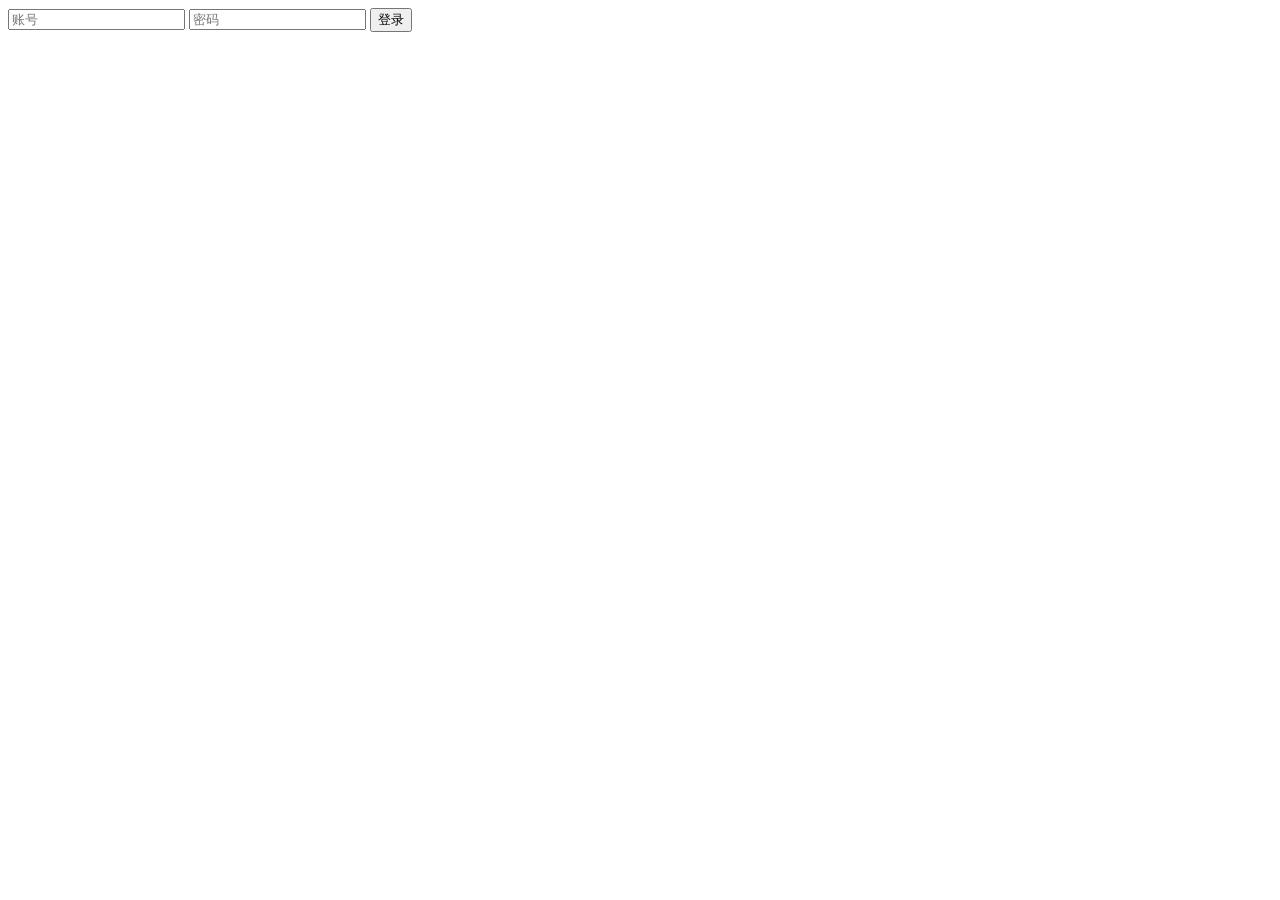
<file: sign/index.html>
<!doctype html>
<html lang="en">
<head>
    <meta charset="UTF-8">
    <meta name="viewport"
          content="width=device-width, user-scalable=no, initial-scale=1.0, maximum-scale=1.0, minimum-scale=1.0">
    <meta http-equiv="X-UA-Compatible" content="ie=edge">
    <title>Document</title>
</head>
<body>
<form action="sign.php" method="post">
    <input type="text" name="user" placeholder="账号">
    <input type="password" name="pass" placeholder="密码">
    <input type="submit" value="登录">
</form>
</body>
</html>
</file>
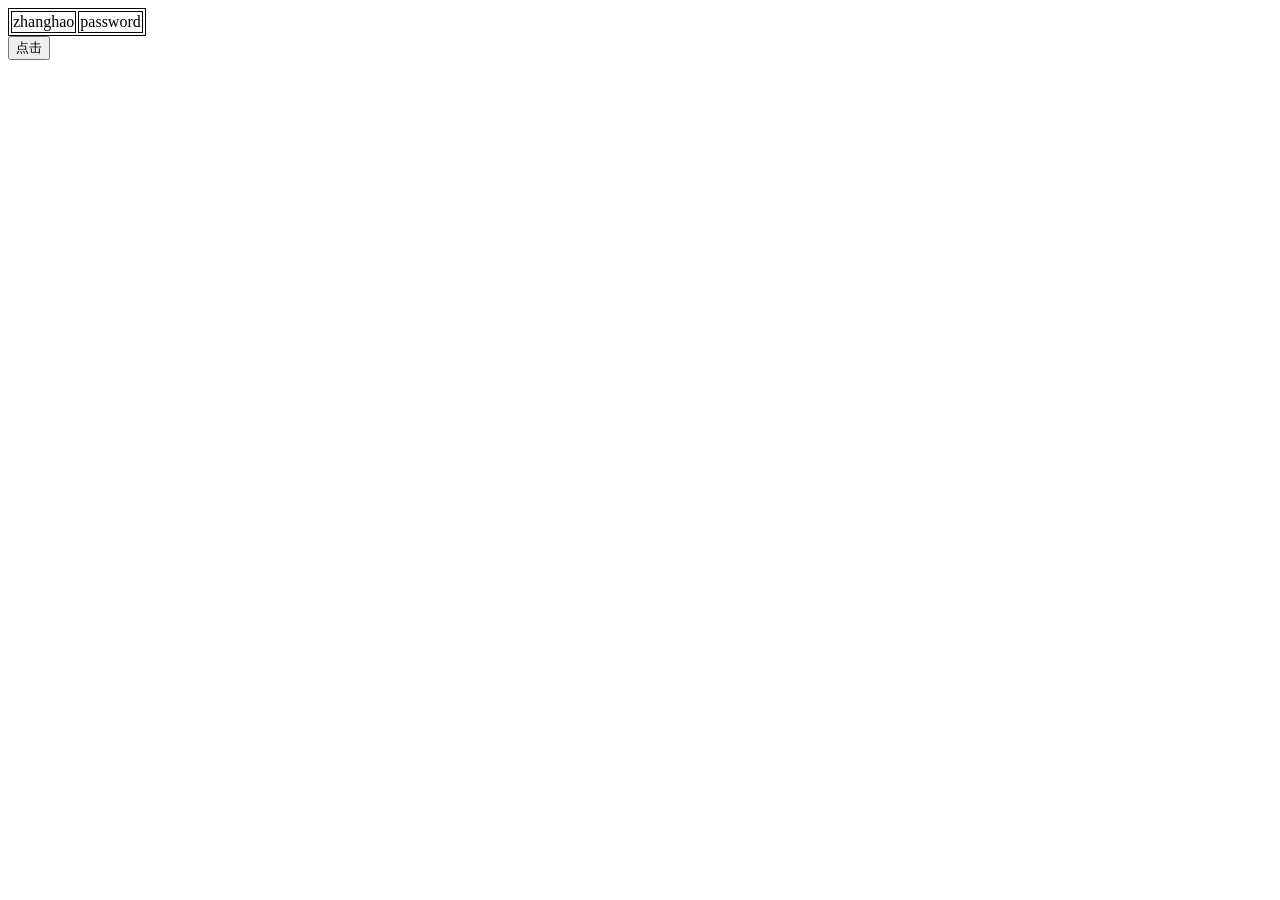
<file: AJAX/ajax.html>
<!DOCTYPE html>
<html lang="en">
<head>
    <meta charset="UTF-8">
    <title>Title</title>
    <script src="jquery.min.js"></script>
    <style>
        td{
            border: 1px solid black;
        }
    </style>
</head>
<body>
<table style="border: 1px solid black">
    <tr>
        <td>zhanghao</td>
        <td>password</td>
    </tr>
</table>
    <button>点击</button>
</body>
</html>
<script>
    $("button").click(function () {
        $.ajax({
            type:"post",
            url:"../AJAX/admin/check.php",
            data:{
                "zhanghao":"111111",
                "password":"111111"
            },
            dataType:"json",
            success:function (res) {
                for (let i=0;i<res.length;i++){
                    $("table").append("<tr>"+"<td>"+res[i][1]+"</td>"+"<td>"+res[i][2]+"</td>"+"</tr>")
                }
            }
        })
    })
</script>
</file>
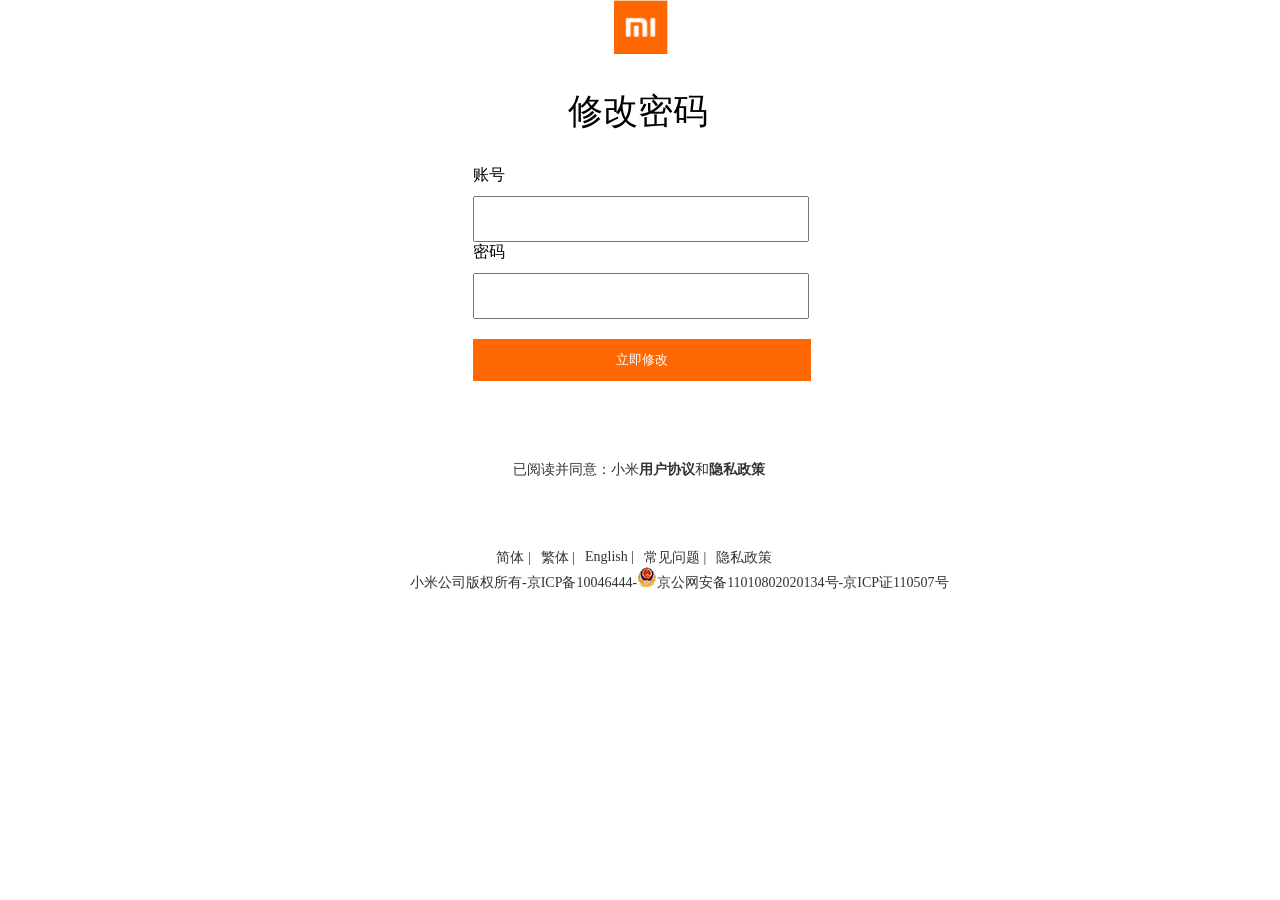
<file: mi/forget.html>
<!DOCTYPE html>
<html lang="en">
<head>
    <meta charset="UTF-8">
    <title>Title</title>
    <link rel="stylesheet" href="forget.css">
</head>
<body>
<div class="wra">
    <div class="wraa"><img src="img/mi.png" alt=""></div>
    <div class="wrab">修改密码</div>
    <div class="wrac">
        <form action="update.php" method="post" class="myform">
            <div class="w1">账号</div>
            <div class="w2"><input type="text" name="user" id="username"></div>
            <div class="w3">密码</div>
            <div class="w4"><input type="text" name="pass" id="password"></div>
            <div class="w5"><input type="button" value="立即修改" onclick="check()"></div>
        </form>
        <div class="w6">已阅读并同意：小米<a>用户协议</a>和<a>隐私政策</a></div>
    </div>

</div>
<div class="wrad">
    <div class="nf">
        <ul>
            <li><a>简体</a>&nbsp;|</li>
            <li><a>繁体</a>&nbsp;|</li>
            <li><a>English</a>&nbsp;|</li>
            <li><a>常见问题</a>&nbsp;|</li>
            <li><a>隐私政策</a></li>
        </ul>
    </div>
    <div class="ng">
        <p>小米公司版权所有-京ICP备10046444-<img src="img/ghs.png"><a href="#">京公网安备11010802020134号</a>-京ICP证110507号</p>
    </div>
</div>
</body>
</html>
<script>
    "use strict";
    function check(){
        let user=document.querySelector("#username").value;
        let pass=document.querySelector("#password").value;
        if(user!=="" && pass!=="" && user.length>=5 && user.length<13 && user.indexOf(".")<0 &&
            escape(user).indexOf("%u")==-1){
            if(pass.length>5 && pass.length<16 && escape(pass).indexOf("%u")==-1){
                document.querySelector(".myform").submit();

            }else{
                alert("密码错误，请重新输入！")
                history.go(0);
            }
        }else{
            alert("账号含有非法字符！");
            history.go(0);
        }
    }
</script>
</file>
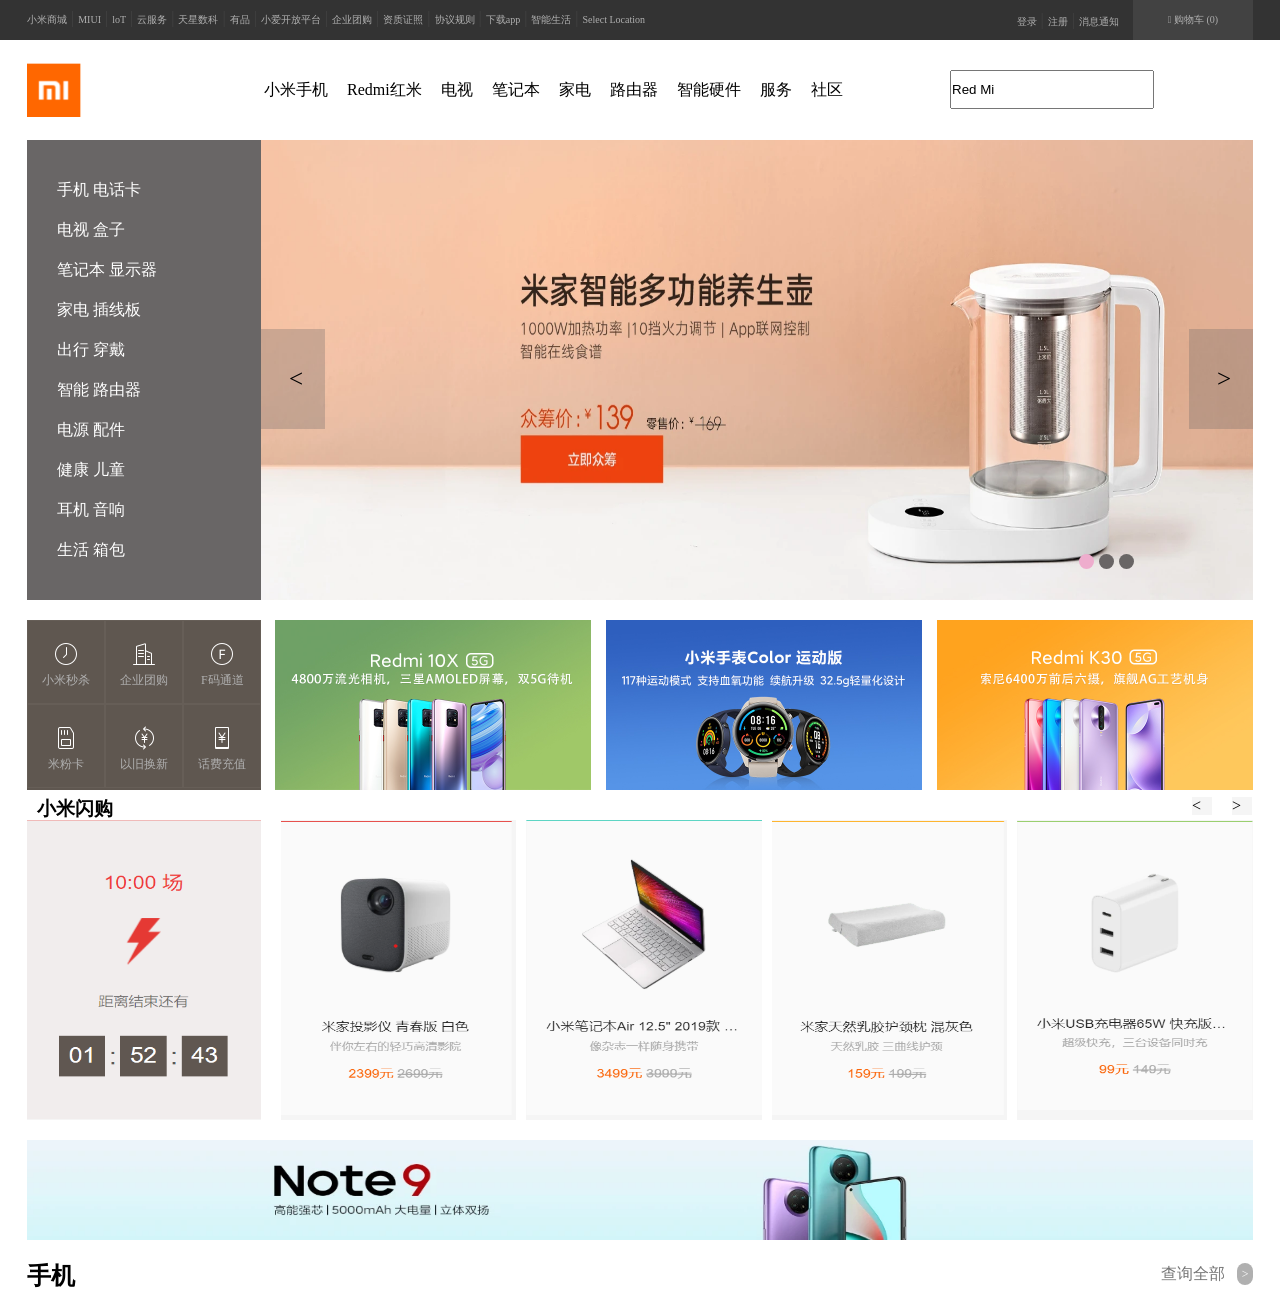
<file: mi/mi.html>
<!DOCTYPE html>
<html lang="en">
<head>
    <meta charset="UTF-8">
    <meta name="viewport" content="width=device-width, initial-scale=1.0">
    <title>小米商城</title>
    <link rel="stylesheet" href="xiao.css">
    <script src="mi.js"></script>
</head>
<body>
    <div class="gg">
        <img src="img/g1.jpg" alt="">
        <a href="#">点击关闭</a>
    </div>
    <div class="code">
        <div class="d1">
            <div class="d2">
                <a href="#" class="dh">小米商城</a>
                <span>|</span>
                <a href="#" class="dh">MIUI</a>
                <span>|</span>
                <a href="#" class="dh">loT</a>
                <span>|</span>
                <a href="#" class="dh">云服务</a>
                <span>|</span>
                <a href="#" class="dh">天星数科</a>
                <span>|</span>
                <a href="#" class="dh">有品</a>
                <span>|</span>
                <a href="#" class="dh">小爱开放平台</a>
                <span>|</span>
                <a href="#" class="dh">企业团购</a>
                <span>|</span>
                <a href="#" class="dh">资质证照</a>
                <span>|</span>
                <a href="#" class="dh">协议规则</a>
                <span>|</span>
                <a href="#" class="dh">下载app</a>
                <span>|</span>
                <a href="#" class="dh">智能生活</a>
                <span>|</span>
                <a href="#" class="dh">Select Location</a>
            </div>
            <div class="d4">
                &#xe600;
                购物车
                <span>(0)</span>
            </div>
            <div class="d3">
                <a href="login.html" class="gj">登录</a>
                <span>|</span>
                <a href="注册.html" class="gj">注册</a>
                <span>|</span>
                <a href="#" class="gj">消息通知</a>
            </div>
        </div>
        <div class="header">
            <div class="h1">
                <div class="h2"><a><img src="img/mi.png"></a></div>
                <div class="h3">
                    <ul>
                        <li></li>
                        <li><a href="#">小米手机</a></li>
                        <li><a href="#">Redmi红米</a></li>
                        <li><a href="#">电视</a></li>
                        <li><a href="#">笔记本</a></li>
                        <li><a href="#">家电</a></li>
                        <li><a href="#">路由器</a></li>
                        <li><a href="#">智能硬件</a></li>
                        <li><a href="#">服务</a></li>
                        <li><a href="#">社区</a></li>
                        
                    </ul>
                </div>
                <div class="h4">
                    <input type="text" class="myinput1" value="Red Mi">
                    <ul>
                        <li>笔记本</li>
                        <li>手机</li>
                        <li>家电</li>
                        <li>充电宝</li>
                    </ul>
                </div>
            </div>
        </div>
    </div>
    <div class="ff">
        <div class="fa">
            <ul class="fb">
                <li id="first"><a class="title" href="#">手机 电话卡 <em class="ee"></em></a></li>
                <li ><a class="title" href="#">电视 盒子</a></li>
                <li ><a class="title" href="#">笔记本 显示器</a></li>
                <li ><a class="title" href="#">家电 插线板</a></li>
                <li ><a class="title" href="#">出行 穿戴</a></li>
                <li><a class="title" href="#">智能 路由器</a></li>
                <li ><a class="title" href="#">电源 配件</a></li>
                <li ><a class="title" href="#">健康 儿童</a></li>
                <li ><a class="title" href="#">耳机 音响</a></li>
                <li ><a class="title" href="#">生活 箱包</a></li>
            </ul>
        </div>
        <div class="di">
            <div >手机 电话卡</div>
            <div >电视 盒子</div>
            <div >笔记本 显示器</div>
            <div >家电 插线板</div>
            <div >出行 穿戴</div>
            <div >智能 路由器</div>
            <div >电源 配件</div>
            <div >健康 儿童</div>
            <div >耳机 音响</div>
            <div >生活 箱包</div>
        </div>
        <div class="box">
            <div class="one"><img src="img/1.jpg" alt="1" class="lunbo"></div>
            <div class="left">&nbsp;&lt;</div>
        <div class="right">&nbsp;&gt;</div>
        <ul class="circle">
            <li class="active"></li>
            <li></li>
            <li></li>
        </ul>
        </div>      
    </div>
    <div class="span">
        <div class="span1">
            <ul>
                <li><a href="#"><img src="img/t1.png"><span>小米秒杀</span></a></li>
                <li><a href="#"><img src="img/t2.png"><span>企业团购</span></a></li>
                <li><a href="#"><img src="img/t3.png"><span>&nbsp;F码通道</span></a></li>
                <li><a href="#"><img src="img/t4.png"><span>&nbsp;&nbsp;米粉卡</span></a></li>
                <li><a href="#"><img src="img/t5.png"><span>以旧换新</span></a></li>
                <li><a href="#"><img src="img/t6.png"><span>话费充值</span></a></li>
            </ul>
        </div>
        <div class="span2"><img src="img/t7 (1).jpg"></div>
        <div class="span3"><img src="img/t7 (2).jpg"></div>
        <div class="span4"><img src="img/t7 (3).jpg"></div>
    </div>
    <div class="sg">
        <div class="xs"><h3>小米闪购</h3></div>
        <div class="s1"><img src="img/x1.png" alt=""></div>
        <div class="ss">
            <div class="s2">
                <div><img src="img/x2.png" alt=""></div>
                <div><img src="img/x3.png" alt=""></div>
                <div><img src="img/x4.png" alt=""></div>
                <div><img src="img/x5.png" alt=""></div>
            </div>
            <div class="s3">
                <div><img src="img/x6.png" alt=""></div>
                <div><img src="img/x7.png" alt=""></div>
                <div><img src="img/x8.png" alt=""></div>
                <div><img src="img/x9.png" alt=""></div>
            </div>
        </div>
        <div class="left1">&lt;</div>
        <div class="right1">&gt;</div>
    </div>
<div class="note9">
    <img src="img/n.png" alt="">
</div>
<div class="shouji">
    <h2>手机</h2>
    <div class="ss1">
        <a href="#">查询全部</a>
        <i class="col">&gt;</i>
    </div>

</div>
</body>
</html>
</file>
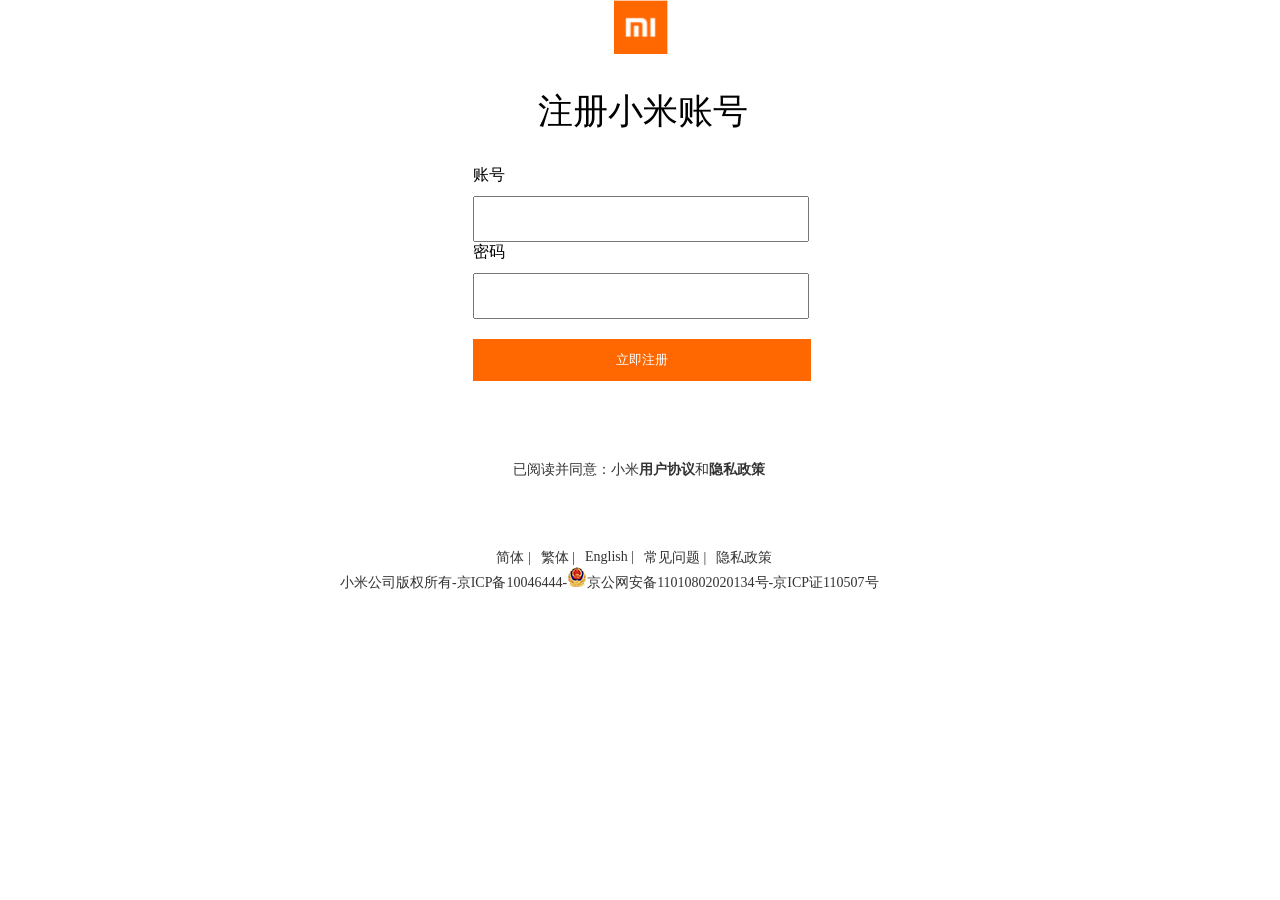
<file: mi/注册.html>
<!DOCTYPE html>
<html lang="en">
<head>
    <meta charset="UTF-8">
    <meta name="viewport" content="width=device-width, initial-scale=1.0">
    <title>小米账号-注册</title>
    <link rel="stylesheet" href="zhuce.css">
</head>
<body>
    <div class="wra">
        <div class="wraa"><img src="img/mi.png" alt=""></div>
        <div class="wrab">注册小米账号</div>
        <div class="wrac">
            <form action="sign.php" method="post" class="myform">
            <div class="w1">账号</div>
            <div class="w2"><input type="text" name="user" id="username"></div>
            <div class="w3">密码</div>
            <div class="w4"><input type="text" name="pass" id="password"></div>
            <div class="w5"><input type="button" value="立即注册" onclick="check()"></div>
            </form>
            <div class="w6">已阅读并同意：小米<a>用户协议</a>和<a>隐私政策</a></div>
        </div>
        
    </div>
    <div class="wrad">
        <div class="nf">
            <ul>
                <li><a>简体</a>&nbsp;|</li>
                <li><a>繁体</a>&nbsp;|</li>
                <li><a>English</a>&nbsp;|</li>
                <li><a>常见问题</a>&nbsp;|</li>
                <li><a>隐私政策</a></li>
            </ul>
        </div>
        <div class="ng">
            <p>小米公司版权所有-京ICP备10046444-<img src="img/ghs.png"><a href="#">京公网安备11010802020134号</a>-京ICP证110507号</p>
        </div>
    </div>
</body>
</html>
<script>
    "use strict";
    function check(){
        let user=document.querySelector("#username").value;
        let pass=document.querySelector("#password").value;
        if(user!=="" && user.length>=5 && user.length<13 && user.indexOf(".")<0 &&
            escape(user).indexOf("%u")==-1){
            if(pass.length>5 && pass.length<16 && escape(pass).indexOf("%u")==-1){
                document.querySelector(".myform").submit();
            }else{
                if(escape(user).indexOf("%u")==0){
                    alert("密码含有中文！");
                    history.go(0);
                }else {
                    if(pass===""){
                        alert("密码不能为空");
                    }else {
                        if(pass.length<=5||pass.length>=16){
                            alert("密码在6到15位之间");
                            history.go(0);
                        }else {
                            alert("密码错误，请重新输入！");
                            history.go(0);
                        }
                    }
                }
            }
        }else{
            if(user===""){
                alert("账号不能为空！");
                history.go(0);
            }else {
                if(user.indexOf(".")>=0){
                    alert("账号含有非法字符！");
                    history.go(0);
                }else{
                    if(escape(user).indexOf("%u")>=-1){
                        alert("账号含有中文");
                        history.go(0);
                    }else{
                        if(user.length<5||user.length>13){
                            alert("账号长度在5到13之间");
                            history.go(0);
                        }
                    }
                }
            }
        }
    }
</script>
</file>
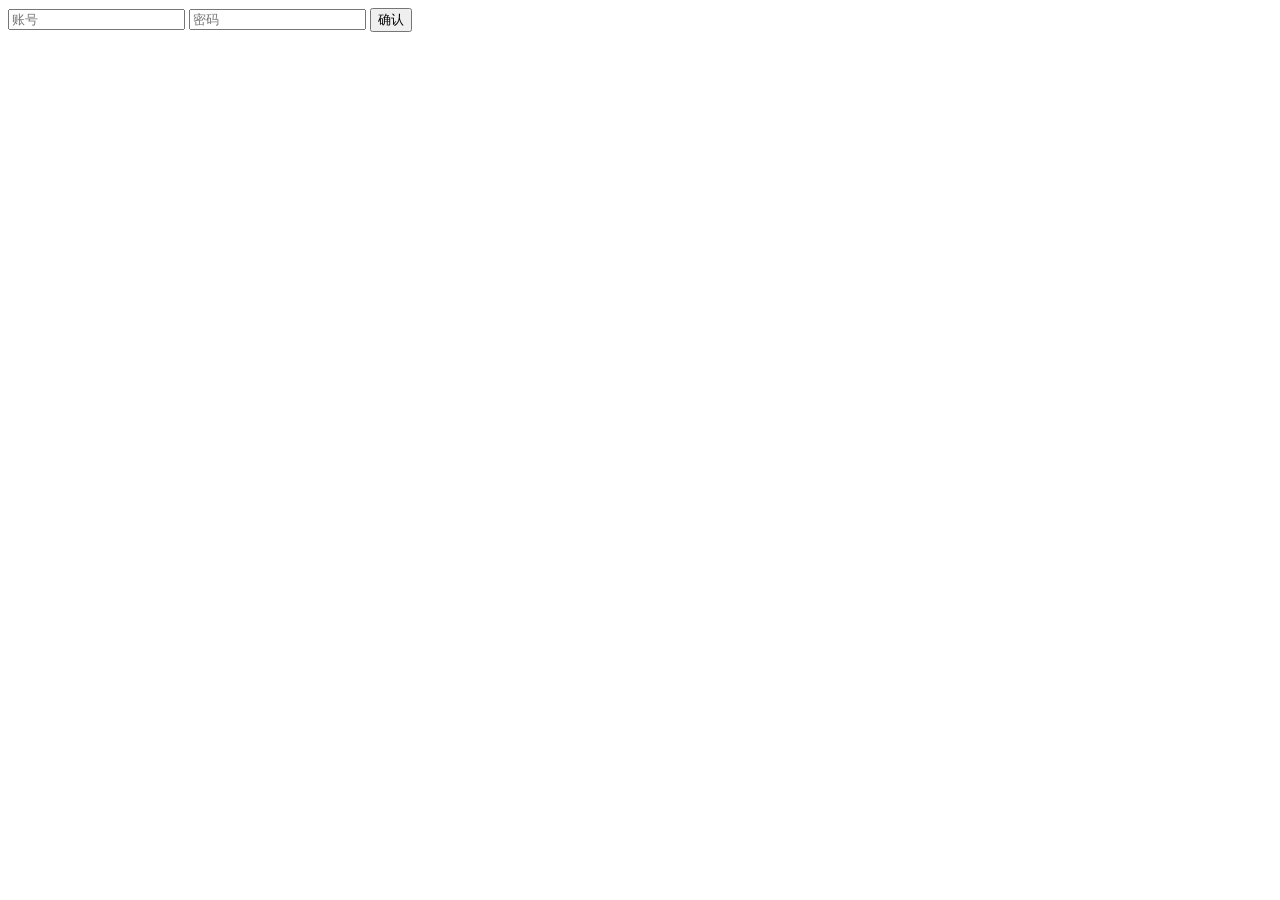
<file: sign/forget.html>
<!DOCTYPE html>
<html lang="en">
<head>
    <meta charset="UTF-8">
    <title>Title</title>
</head>
<body>
<form action="forget.php" method="post">
    <input type="text" name="user" placeholder="账号">
    <input type="password" name="pass" placeholder="密码">
    <input type="submit" value="确认">
</form>
</body>
</html>
</file>
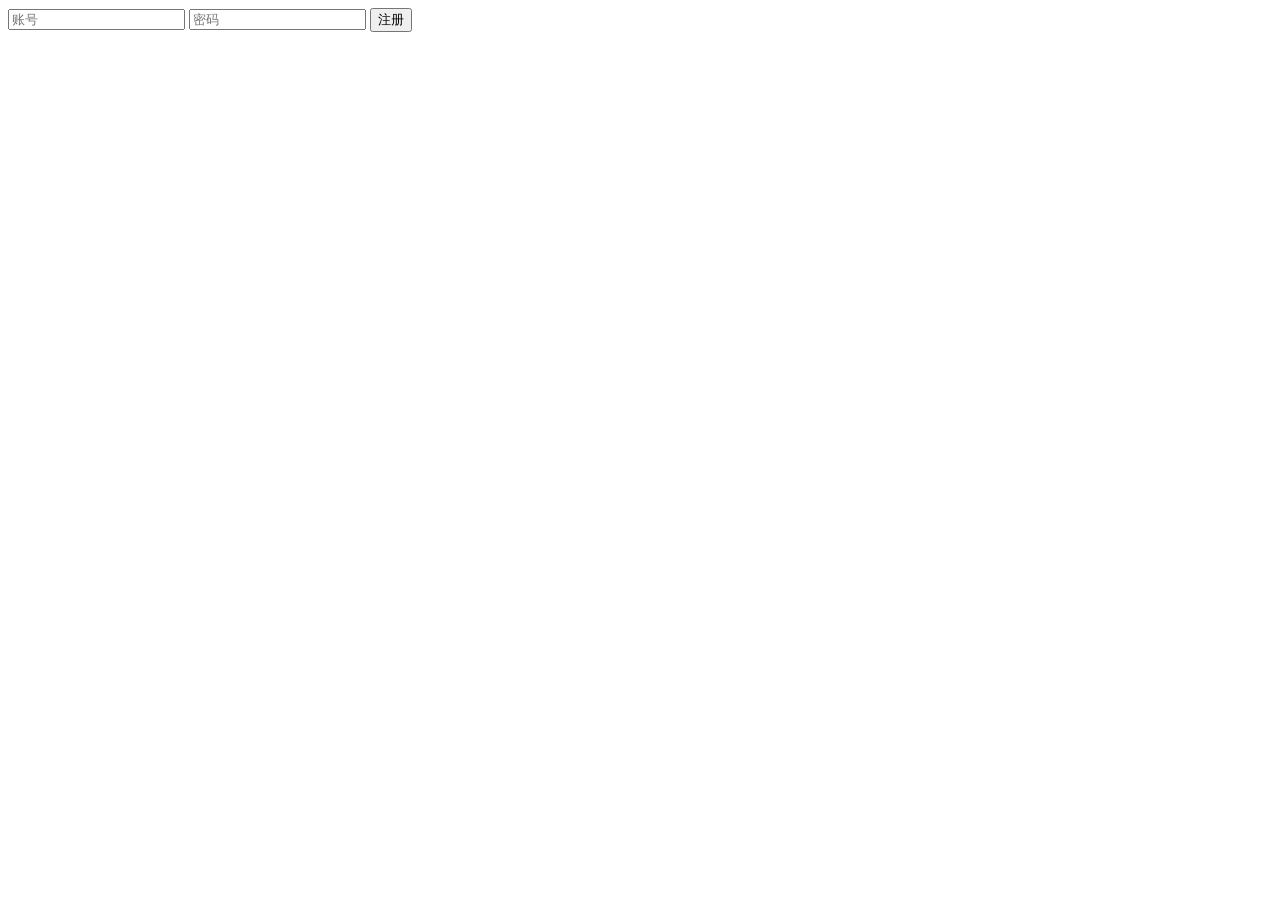
<file: sign/zhuce.html>
<!DOCTYPE html>
<html lang="en">
<head>
    <meta charset="UTF-8">
    <title>Title</title>
</head>
<body>
<form action="zhuce.php" method="post">
    <input type="text" name="user" placeholder="账号">
    <input type="password" name="pass" placeholder="密码">
    <input type="submit" value="注册">
</form>
</body>
</html>
</file>
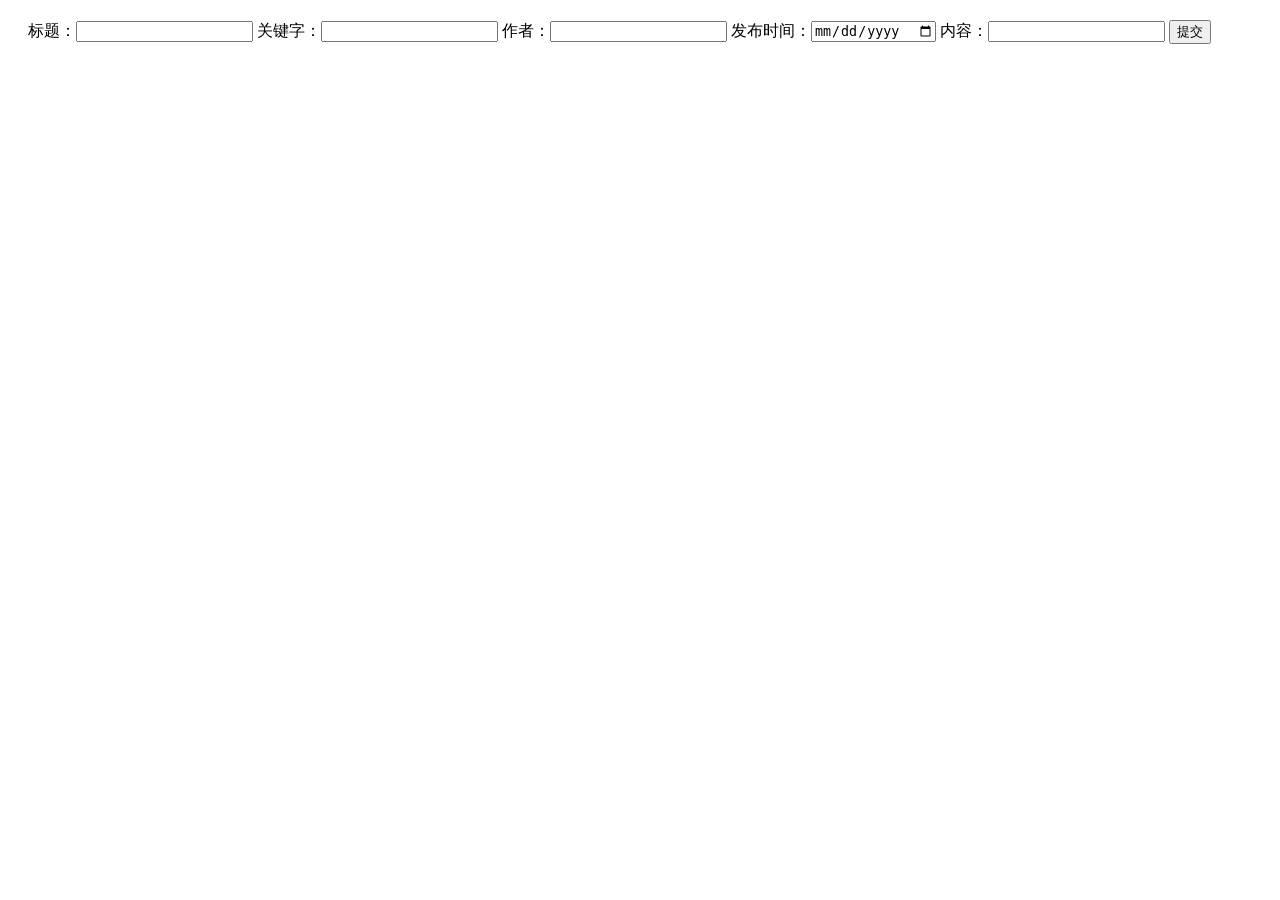
<file: CRUD/test/addnews.html>
<!DOCTYPE html>  
<html>  
<head lang="en">  
    <meta charset="UTF-8">  
    <title>添加新闻</title>  
</head>
<style type="text/css">
	form{
		margin: 20px;
	}
</style>
<body>
<form action="action-addnews.php" method="post">  
    <label>标题：</label><input type="text" name="title">  
    <label>关键字：</label><input type="text" name="keywords">  
    <label>作者：</label><input type="text" name="autor">  
    <label>发布时间：</label><input type="date" name="addtime">  
    <label>内容：</label><input type="text" name="content">  
    <input type="submit" value="提交">  
</form>  
</body>  
</html>
</file>
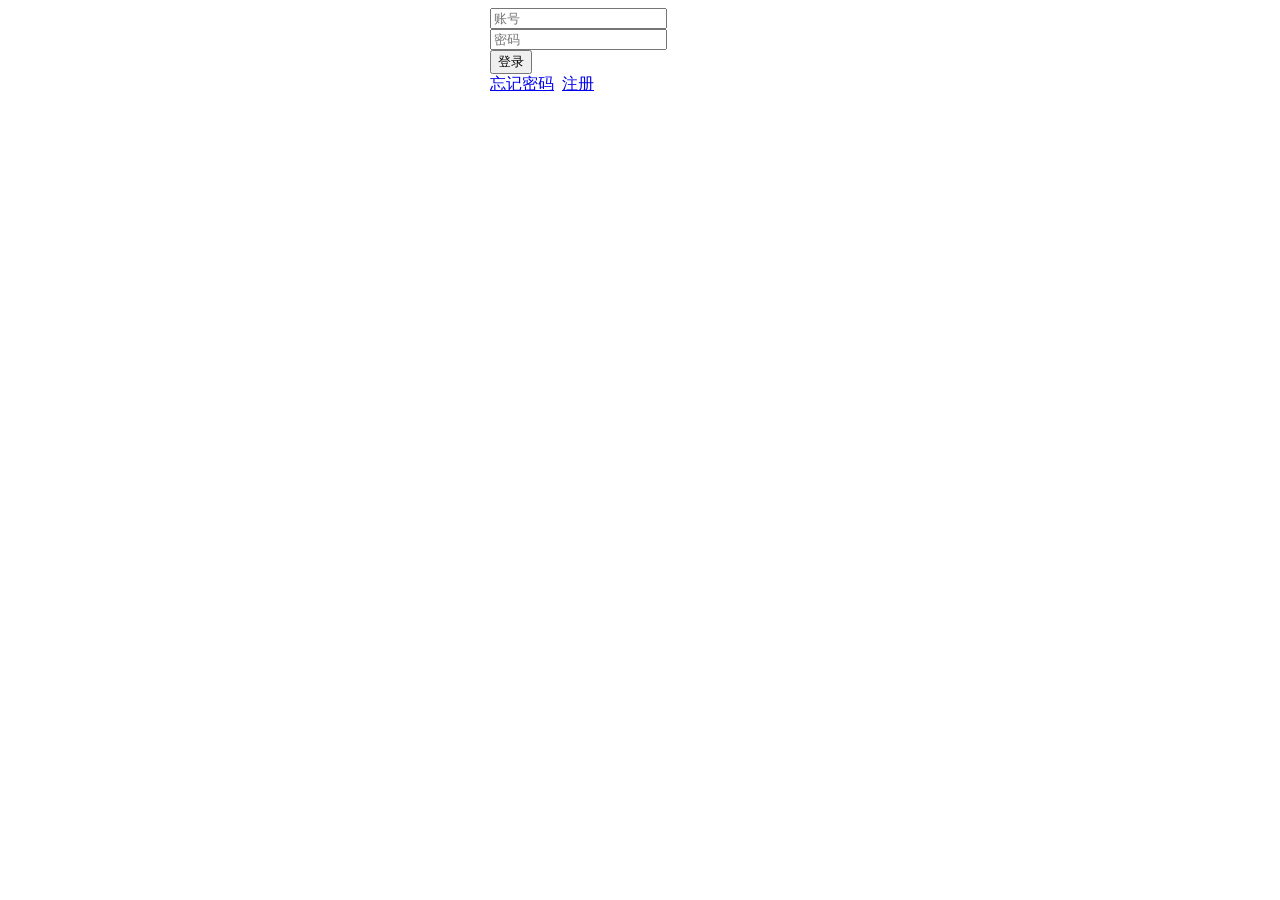
<file: CRUD/test/denglu.html>
<!DOCTYPE html>
<html lang="en">
<head>
    <meta charset="UTF-8">
    <title>登录</title>
</head>
<style>
    .md{
        width: 300px;
        margin: auto;
    }
</style>
<body>
<div class="md">
    <form action="deng.php" method="post">
        <input type="text" name="username" placeholder="账号"><br>
        <input type="password" name="pass" placeholder="密码"><br>
        <input type="submit" value="登录">
    </form>
    <div class="nd">
        <a href="#">忘记密码</a>&nbsp;
        <a href="#">注册</a>
    </div>
</div>
</body>
</html>
</file>
<file: mi/forget.css>
*{
    list-style: none;
    margin: 0;
    padding: 0;
}
a{
    text-decoration: none;
}
.wra{
    width: 854px;
    height: 549px;
    margin: auto;
    background: #FFFFFF;
}
.wraa{
    width: 786px;
    height: 88px;
}
.wraa img{
    position: absolute;
    left: 48%;
}
.wra .wrab{
    font-size: 35px;
    margin-left: 355px;
}
.wrac{
    margin-left: 260px;
    margin-top: 30px;
}
.wrac input{
    width: 332px;
    height: 42px;
    margin-top: 10px;
}
.wrac .w5 input{
    margin-top: 20px;
    width: 338px;
    color: #ffffff;
    background: #ff6700;
    border: 0;
}
.w6{
    font-size: 14px;
    margin-top: 80px;
    margin-left: 40px;
    color: #333;
}
.w6 a{
    font-weight: bold;
}
.nf{
    width: 100%;
    height: 18px;
    font-size: 14px;
    color: #333;
}
.nf ul li{
    float: left;
    margin-left: 10px;
}
.nf ul{
    position: absolute;
    left: 38%;
}
.ng{
    font-size: 14px;
    color: #333;
    position: absolute;
    left: 410px;
}
.ng a{
    color: #333;
}
</file>
<file: mi/xiao.css>
.gg{
    width: 100%;
    height: 130px;
    position: relative;
    display: none;
}
.gg img{
    width: 100%;
    height: 100%;
}
.gg a{
    color: black;
    position: absolute;
    right: 0;
    top: 0;
}
.fa{
    width: 234px;
    height: 460px;
    background-color: dimgray;   
    position: absolute;
}
.box{
    width: 992px;
    height: 460px;
    background-color: yellowgreen;
    position: absolute;
    top: 0;
    left: 234px;
}
.ff{
    width: 1226px;
    height: 460px;
    margin: 0 auto;
    position: relative;
    top: 100px; 
}
.ff .di div{
    width: 992px;
    height: 460px;
    background-color: rgb(238, 240, 150);
    z-index: 9999;
    position: absolute;
    top: 0;
    left: 234px;
    display: none;

}
.active{
    background: red;
}
.ff .di .act{
    display: block;
}
.fb{
    width: 234px;
    height: 460px;
    position: absolute;
    top: 0;
    left: 0;
    color: #fff;
    background-color: rgba(105, 101, 101, 0.6);
}
.fb #first{
    margin-top: 30px;
}
.fb li{
    width: 100%;
    height: 40px;
    line-height: 40px;
}
.fb li:hover{
    background-color: #ff6700;
}
.title{
    margin-left: 30px;
    color: #fff;
}
a{
    text-decoration: none;
}

.ee{
    position: absolute;
    top: 12px;
    right: 20px;
    font-size: 16px;
    line-height: 16px;
    color: #e0e0e0;
}
.code{
    height: 40px;
    background-color: #333333;
}
.dh,.gj{
    line-height: 40px;
    color: #b0b0b0;
    font-size: 10px;
    display: inline-block;
    text-align: center;
}
.d1{
    width: 1226px;
    height: 40px;
    margin: 0 auto;
}
.d1 a:hover{
    color: #fff;
}
.d2{
    width: 794px;
    height: 40px;
    float: left;
}
span{
    color: #424242;
}
*{
    list-style: none;
    margin: 0;
    padding: 0;
}
.d3{
    position: relative;
    float: right;
    height: 40px;
    line-height: 40px;
    margin-right: 14px;
}
.d4{
    width: 120px;
    height: 40px;
    float: right;
    position: relative;
    line-height: 40px;
    color: #b0b0b0;
    font-size: 10px;
    text-align: center;
    background-color: #424242;
}
.d4 span{
    color: #b0b0b0;
}

.h2{
    width: 80px;
    height: 80px;
   
}
.header{
    position: relative;
    height: 100px;
}
.h1{
    width: 1226px;
    margin: auto;
    height: 100px;
}
.h2{
    float: left;
    width: 70px;
    height: 100px;
    position: absolute;

}
.h2 a img{ 
    margin-top: 22.5px;
}
.h3{
    width: 850px;
    height: 100px;
    position: absolute;
    left: 100px;
    float: left;

}
.h3 ul{
    display: inline-block;
    height: 100px;
    margin-left: 130px;
}
.h3 ul li{
    display: inline-block;
    line-height: 100px;
    margin-left: 15px;
}
.h3 ul li a{
    color: #000000;
}
.h3 ul li a:hover{
    color: #ff6700;
}
.h4{
    width: 230px;
    height: 250px;
    float: left;
    z-index: 9999;
    position: absolute;
    right: 100px;
    top: 30px;
}
.h4 input{
    width: 200px;
    height: 35px;
}
.h4 ul{
    width: 202px;
    height: 100px;
    border: 1px solid black;
    background-color: blanchedalmond;
    display: none;
}
.h4 ul li:hover{
    color: chocolate;
    cursor: pointer;
}
.one img{
    width: 100%;
    height: 460px;
}
.left,.right{
    width: 64px;
    height: 100px;
    background: rgba(105,101,101,0.3);
    line-height: 100px;
    text-align: center;
    font-size: 25px;
    position: absolute;
}
.left,.right:hover{
    cursor: pointer;
}
.left{
    left: 0px;
    top: 41%;
}
.right{
    top: 41%;
    right: 0;
}
.left:hover{
    background: rgba(105,101,101,1);
}
.right:hover{
    background: rgba(105,101,101,1);
}
.circle{
    width: 60px;
    height: 20px;
    position: absolute;
    top: 90%;
    right: 12%;
}
.circle li{
    width: 15px;
    height: 15px;
    border-radius: 50%;
    background: rgba(105,101,101,1);
    float: left;
    margin-left: 5px;
}
.circle .active{
    background:rgb(238, 173, 205);
}
.span{
    width: 1226px;
    height: 170px;
    margin: 0 auto;
    margin-top: 120px; 
}
.span1{
    width: 234px;
    height: 100%;
    float: left;
}
.span1 ul{
    margin: 0 auto;
    list-style-type: none;
    font-size: 12px;
    text-align: center;
    background: #5f5750;
    width: 234px;
    height: 170px;
}
.span1 ul li{
    position: relative;
    float: left;
    width: 70px;
    height: 82px;
    padding: 0 3px;
    border: 1px solid #665e57;
    display: list-item;
}
.span1 ul li a img{
    width: 24px;
    height: 24px;
    
}
.span1 ul li a{
    line-height: 82px;
    margin: 0 22px 4px;
}
.span1 ul li:hover{
   background-color: #665e67;
}
.span1 ul li a span{
    position: absolute;
    top: 18px;
    left: 14px;
    color: #b0b0b0;
}
.span2,.span3,.span4{
    width: 316px;
    height: 170px;
    float: left;
    margin-left: 14px;
}
.span3,.span4{
    margin-left: 15px;
}
.span2 img,.span3 img,.span4 img{
    width: 100%;
    height: 100%;
}
.sg{
    width: 1226px;
    height: 300px;
    margin: auto;
    margin-top: 30px;
    position: relative;
}
.xs{
    position: absolute;
    top: -24px;
    left: 10px;
}
.sg .left1,.sg .right1{
    width: 20px;
    border: 1px solid white;
    background-color: whitesmoke;
    position: absolute;
    top: -24px;
    right: 0;
}
.sg .left1{
    right: 40px;
}
.sg .left1:hover{
    cursor: pointer;
}
.sg .right1:hover{
    cursor: pointer;
}
.sg .ss{
    width: 982px;
    height: 100%;
    position: absolute;
    right: 0;
    top: 0;
    overflow: hidden;
}
.sg .s1{
    width: 234px;
    height: 100%;
    
    float: left;
}
.sg .s2{
    width: 982px;
    height: 100%;
    
    float: left;
    position: absolute;
    right: 0;
    top: 0;
}
.sg .s3{
    width: 982px;
    height: 100%;
    
    float: left;
    position: absolute;
    right: 982px;
    top: 0;
    
}

.sg .s2 div{
    width: 24%;
    height: 100%;
    
    float: left;
    margin-left: 1%;
    
}
.sg .s3 div{
    width: 24%;
    height: 100%;
    
    float: left;
    margin-left: 1%;
    
}
.sg img{
    width: 100%;
    height: 100%;
}

.note9{
    width: 1226px;
    height: 100px;
    margin: 0 auto;
    margin-top: 20px;
}
.note9 img{
    width: 100%;
    height: 100%;
}
.shouji{
    width: 1226px;
    height: 50px;
    margin: 0 auto;
    margin-top: 20px;
    position: relative;
}
.shouji h2{
    display: block;
}
.shouji .ss1{
    position: absolute;
    right: 0;
    top: 4px;
}
.shouji .ss1 .col{
    width: 12px;
    height: 12px;
    padding: 4px;
    margin-left: 8px;
    border-radius: 16px;
    font-size: 12px;
    line-height: 12px;
    background: #b0b0b0;
    color: #fff;
    vertical-align: 1px;
}
.shouji .ss1 a{
    color: #757575;
}
.shouji .ss1 a:hover{
    color: #ff6700;
}
</file>
<file: mi/zhuce.css>
*{
    list-style: none;
    margin: 0;
    padding: 0;
}
a{
    text-decoration: none;
}
.wra{
    width: 854px;
    height: 549px;
    margin: auto;
    background: #FFFFFF;
}
.wraa{
    width: 786px;
    height: 88px;
}
.wraa img{
    position: absolute;
    left: 48%;
}
.wra .wrab{
    font-size: 35px;
    margin-left: 325px;
}
.wrac{
    margin-left: 260px;
    margin-top: 30px;
}
.wrac input{
    width: 332px;
    height: 42px;
    margin-top: 10px;
}
.wrac .w5 input{
    margin-top: 20px;
    width: 338px;
    color: #ffffff;
    background: #ff6700;
    border: 0;
}
.w6{
    font-size: 14px;
    margin-top: 80px;
    margin-left: 40px;
    color: #333;
}
.w6 a{
    font-weight: bold;
}
.nf{
    width: 100%;
    height: 18px;
    font-size: 14px;
    color: #333;
}
.nf ul li{
    float: left;
    margin-left: 10px;
}
.nf ul{
    position: absolute;
    left: 38%;
}
.ng{
    font-size: 14px;
    color: #333;
    position: absolute;
    left: 340px;
}
.ng a{
    color: #333;
}
</file>
